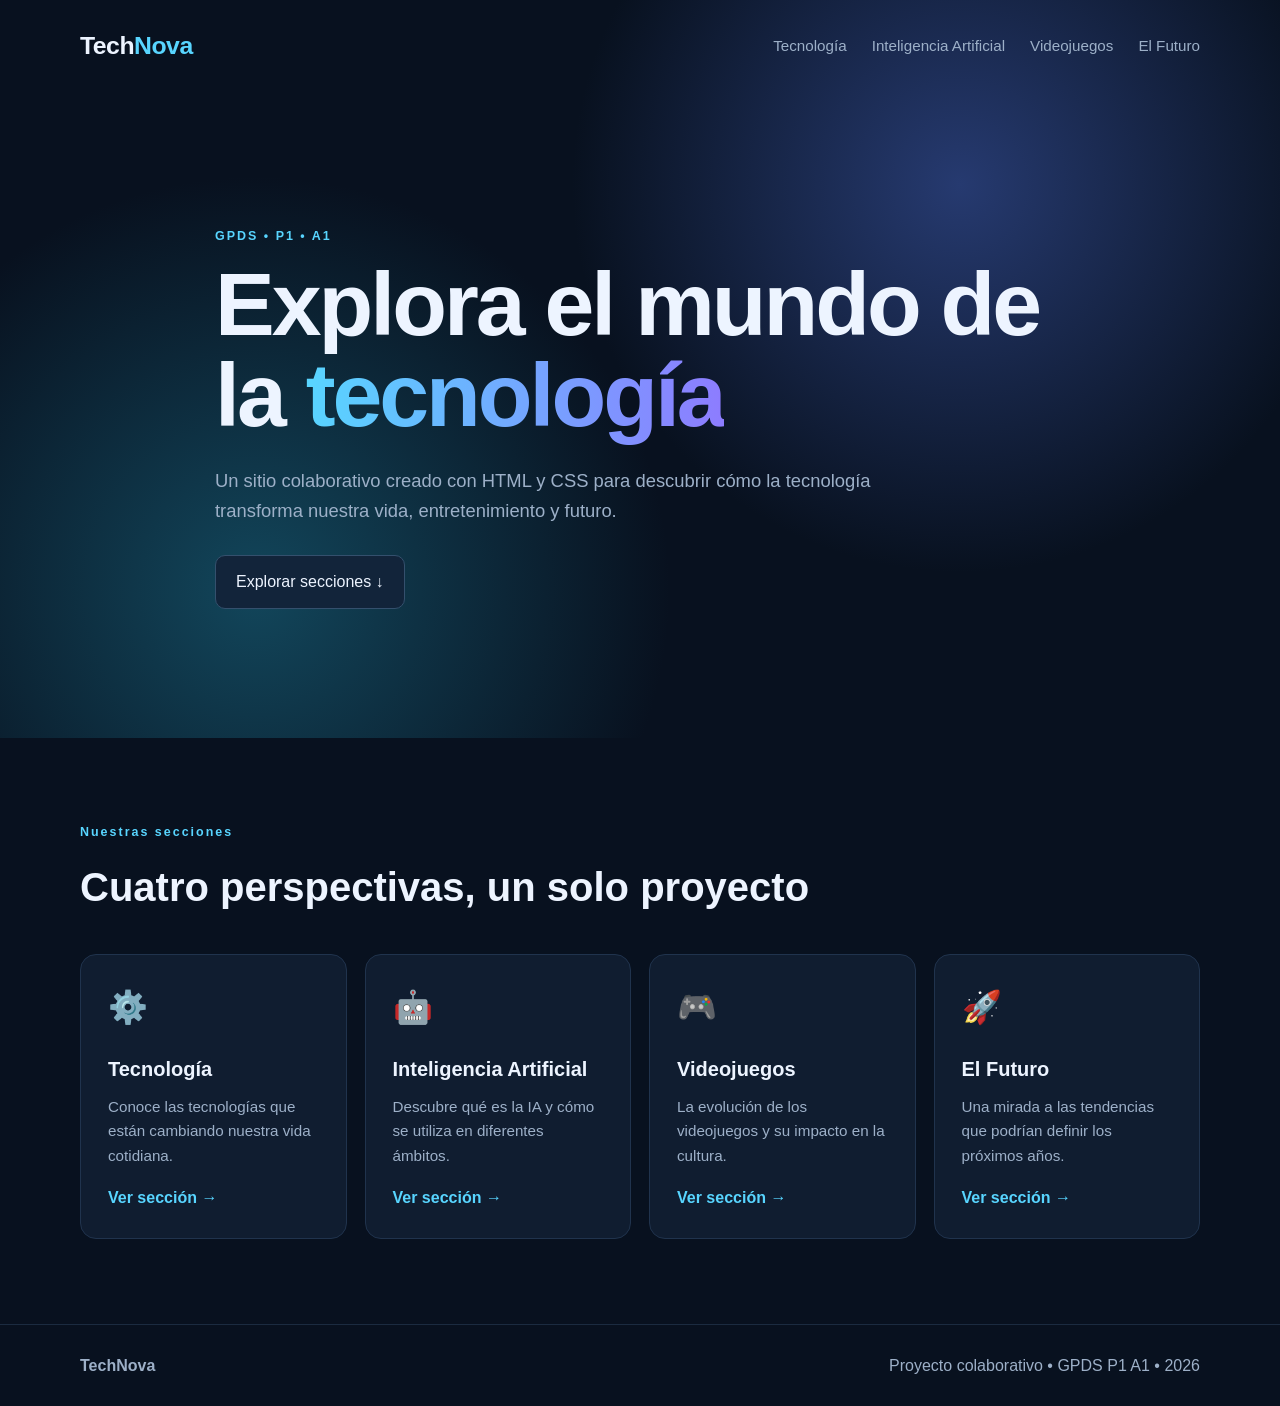
<file: index.html>
<!DOCTYPE html>
<html lang="es">
<head>
  <meta charset="UTF-8">
  <meta name="viewport" content="width=device-width, initial-scale=1.0">
  <title>TechNova | Tecnología e Innovación</title>
  <link rel="stylesheet" href="css/styles.css">
</head>
<body>
  <header class="hero">
    <nav class="navbar container">
      <a class="logo" href="index.html">Tech<span>Nova</span></a>
      <div class="nav-links">
        <a href="tecnologia.html">Tecnología</a>
        <a href="ia.html">Inteligencia Artificial</a>
        <a href="videojuegos.html">Videojuegos</a>
        <a href="futuro.html">El Futuro</a>
      </div>
    </nav>

    <div class="hero-content container">
      <p class="eyebrow">GPDS • P1 • A1</p>
      <h1>Explora el mundo de la <span>tecnología</span></h1>
      <p>Un sitio colaborativo creado con HTML y CSS para descubrir cómo la tecnología transforma nuestra vida, entretenimiento y futuro.</p>
      <a class="btn" href="#secciones">Explorar secciones ↓</a>
    </div>
  </header>

  <main id="secciones" class="container section">
    <div class="section-heading">
      <p class="eyebrow">Nuestras secciones</p>
      <h2>Cuatro perspectivas, un solo proyecto</h2>
    </div>

    <div class="cards">
      <a class="card" href="tecnologia.html">
        <div class="icon">⚙️</div>
        <h3>Tecnología</h3>
        <p>Conoce las tecnologías que están cambiando nuestra vida cotidiana.</p>
        <span>Ver sección →</span>
      </a>
      <a class="card" href="ia.html">
        <div class="icon">🤖</div>
        <h3>Inteligencia Artificial</h3>
        <p>Descubre qué es la IA y cómo se utiliza en diferentes ámbitos.</p>
        <span>Ver sección →</span>
      </a>
      <a class="card" href="videojuegos.html">
        <div class="icon">🎮</div>
        <h3>Videojuegos</h3>
        <p>La evolución de los videojuegos y su impacto en la cultura.</p>
        <span>Ver sección →</span>
      </a>
      <a class="card" href="futuro.html">
        <div class="icon">🚀</div>
        <h3>El Futuro</h3>
        <p>Una mirada a las tendencias que podrían definir los próximos años.</p>
        <span>Ver sección →</span>
      </a>
    </div>
  </main>

  <footer>
    <div class="container footer-content">
      <strong>TechNova</strong>
      <span>Proyecto colaborativo • GPDS P1 A1 • 2026</span>
    </div>
  </footer>
</body>
</html>
</file>
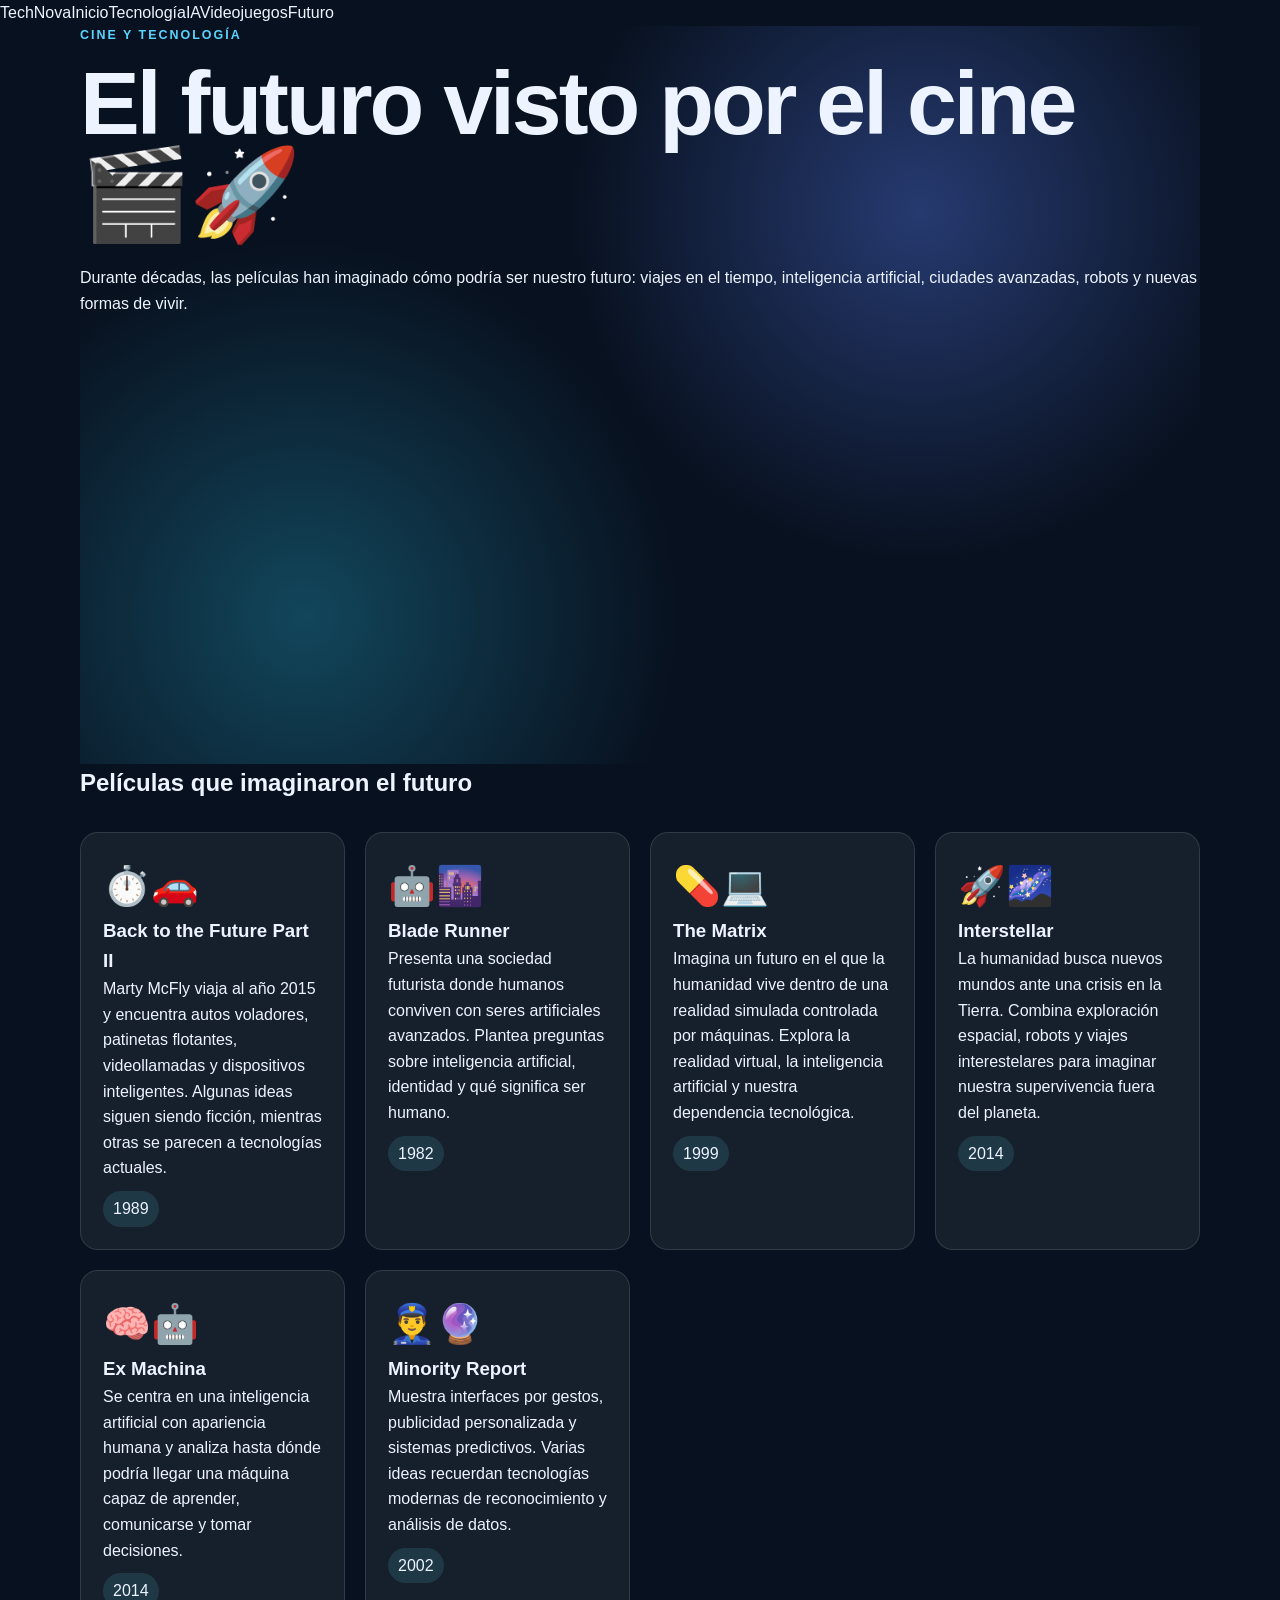
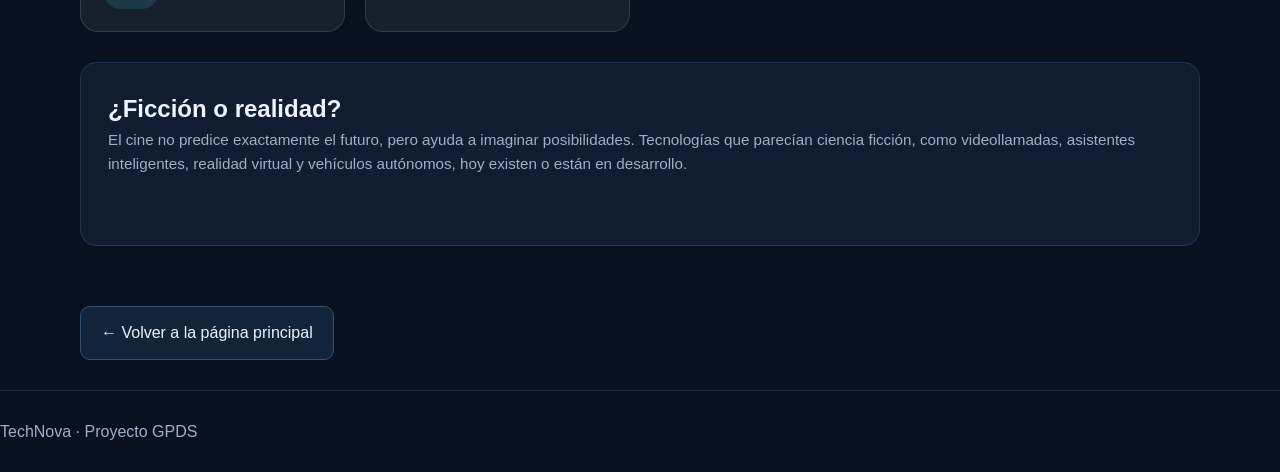
<file: futuro.html>
<!DOCTYPE html>
<html lang="es">
<head>
<meta charset="UTF-8"><meta name="viewport" content="width=device-width, initial-scale=1.0">
<title>Películas del Futuro | TechNova</title>
<link rel="stylesheet" href="css/styles.css">
<style>
.movie-grid{display:grid;grid-template-columns:repeat(auto-fit,minmax(230px,1fr));gap:20px;margin:30px 0}
.movie-card{background:rgba(255,255,255,.06);border:1px solid rgba(255,255,255,.12);border-radius:18px;padding:22px;transition:.25s}
.movie-card:hover{transform:translateY(-5px);border-color:#67e8f9}.movie-icon{font-size:2.4rem}
.year{display:inline-block;margin-top:10px;padding:5px 10px;border-radius:20px;background:rgba(103,232,249,.12)}
</style>
</head>
<body>
<header><nav><a href="index.html">TechNova</a><a href="index.html">Inicio</a><a href="tecnologia.html">Tecnología</a><a href="ia.html">IA</a><a href="videojuegos.html">Videojuegos</a><a href="futuro.html">Futuro</a></nav></header>
<main class="container">
<section class="hero"><p class="eyebrow">CINE Y TECNOLOGÍA</p><h1>El futuro visto por el cine 🎬🚀</h1>
<p>Durante décadas, las películas han imaginado cómo podría ser nuestro futuro: viajes en el tiempo, inteligencia artificial, ciudades avanzadas, robots y nuevas formas de vivir.</p></section>
<section><h2>Películas que imaginaron el futuro</h2><div class="movie-grid">
<article class="movie-card"><div class="movie-icon">⏱️🚗</div><h3>Back to the Future Part II</h3><p>Marty McFly viaja al año 2015 y encuentra autos voladores, patinetas flotantes, videollamadas y dispositivos inteligentes. Algunas ideas siguen siendo ficción, mientras otras se parecen a tecnologías actuales.</p><span class="year">1989</span></article>
<article class="movie-card"><div class="movie-icon">🤖🌆</div><h3>Blade Runner</h3><p>Presenta una sociedad futurista donde humanos conviven con seres artificiales avanzados. Plantea preguntas sobre inteligencia artificial, identidad y qué significa ser humano.</p><span class="year">1982</span></article>
<article class="movie-card"><div class="movie-icon">💊💻</div><h3>The Matrix</h3><p>Imagina un futuro en el que la humanidad vive dentro de una realidad simulada controlada por máquinas. Explora la realidad virtual, la inteligencia artificial y nuestra dependencia tecnológica.</p><span class="year">1999</span></article>
<article class="movie-card"><div class="movie-icon">🚀🌌</div><h3>Interstellar</h3><p>La humanidad busca nuevos mundos ante una crisis en la Tierra. Combina exploración espacial, robots y viajes interestelares para imaginar nuestra supervivencia fuera del planeta.</p><span class="year">2014</span></article>
<article class="movie-card"><div class="movie-icon">🧠🤖</div><h3>Ex Machina</h3><p>Se centra en una inteligencia artificial con apariencia humana y analiza hasta dónde podría llegar una máquina capaz de aprender, comunicarse y tomar decisiones.</p><span class="year">2014</span></article>
<article class="movie-card"><div class="movie-icon">👮‍♂️🔮</div><h3>Minority Report</h3><p>Muestra interfaces por gestos, publicidad personalizada y sistemas predictivos. Varias ideas recuerdan tecnologías modernas de reconocimiento y análisis de datos.</p><span class="year">2002</span></article>
</div></section>
<section class="card"><h2>¿Ficción o realidad?</h2><p>El cine no predice exactamente el futuro, pero ayuda a imaginar posibilidades. Tecnologías que parecían ciencia ficción, como videollamadas, asistentes inteligentes, realidad virtual y vehículos autónomos, hoy existen o están en desarrollo.</p></section>
<section style="margin:30px 0"><a class="btn" href="index.html">← Volver a la página principal</a></section>
</main><footer><p>TechNova · Proyecto GPDS</p></footer></body></html>
</file>
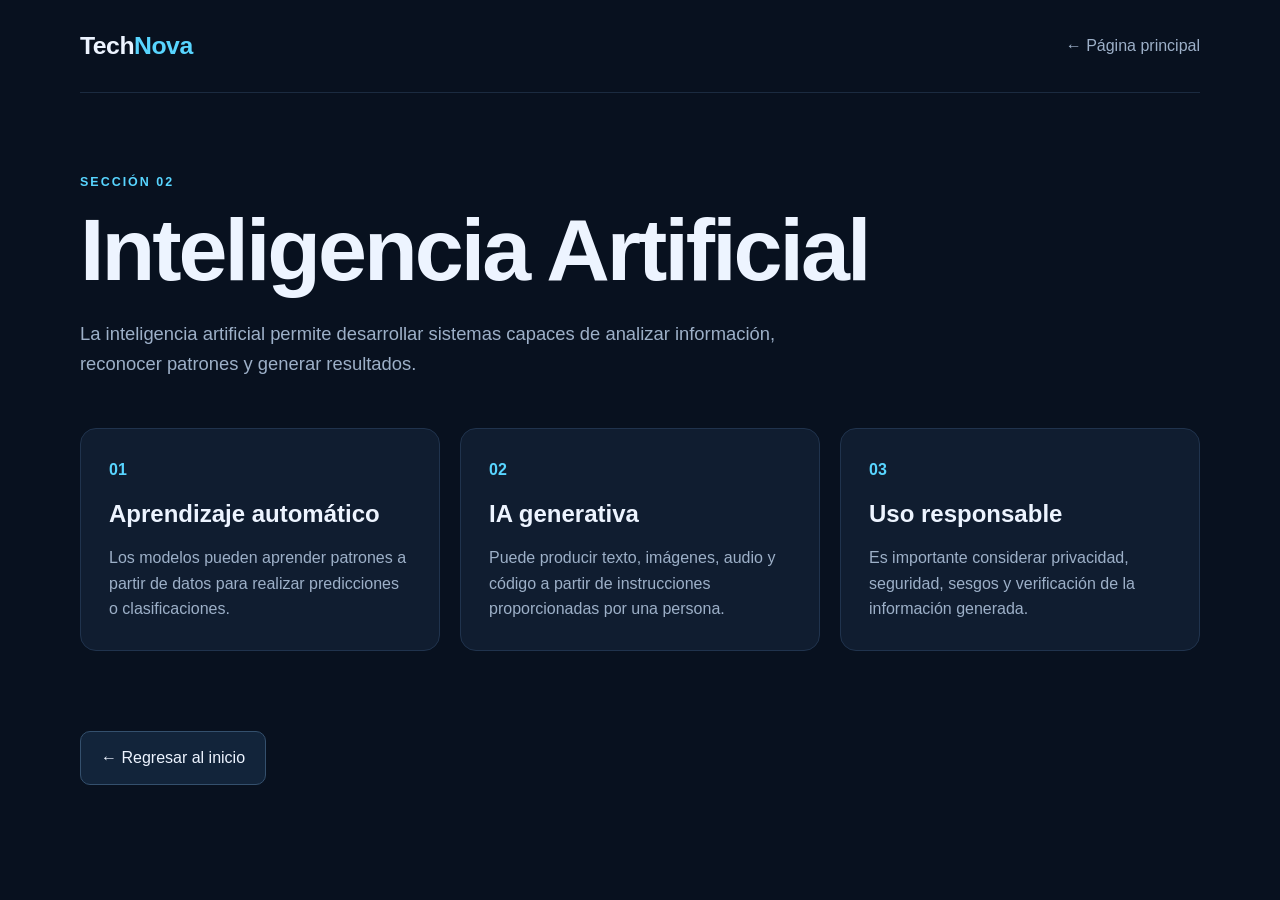
<file: ia.html>
<!DOCTYPE html>
<html lang="es">
<head>
  <meta charset="UTF-8">
  <meta name="viewport" content="width=device-width, initial-scale=1.0">
  <title>Inteligencia Artificial | TechNova</title>
  <link rel="stylesheet" href="css/styles.css">
</head>
<body>
  <nav class="navbar container nav-page">
    <a class="logo" href="index.html">Tech<span>Nova</span></a>
    <a class="back" href="index.html">← Página principal</a>
  </nav>
  <main class="container page">
    <p class="eyebrow">SECCIÓN 02</p>
    <h1>Inteligencia Artificial</h1>
    <p class="lead">La inteligencia artificial permite desarrollar sistemas capaces de analizar información, reconocer patrones y generar resultados.</p>
    <div class="feature-grid">
      <article class="feature"><span>01</span><h2>Aprendizaje automático</h2><p>Los modelos pueden aprender patrones a partir de datos para realizar predicciones o clasificaciones.</p></article>
      <article class="feature"><span>02</span><h2>IA generativa</h2><p>Puede producir texto, imágenes, audio y código a partir de instrucciones proporcionadas por una persona.</p></article>
      <article class="feature"><span>03</span><h2>Uso responsable</h2><p>Es importante considerar privacidad, seguridad, sesgos y verificación de la información generada.</p></article>
    </div>
    <a class="btn" href="index.html">← Regresar al inicio</a>
  </main>
</body>
</html>
</file>
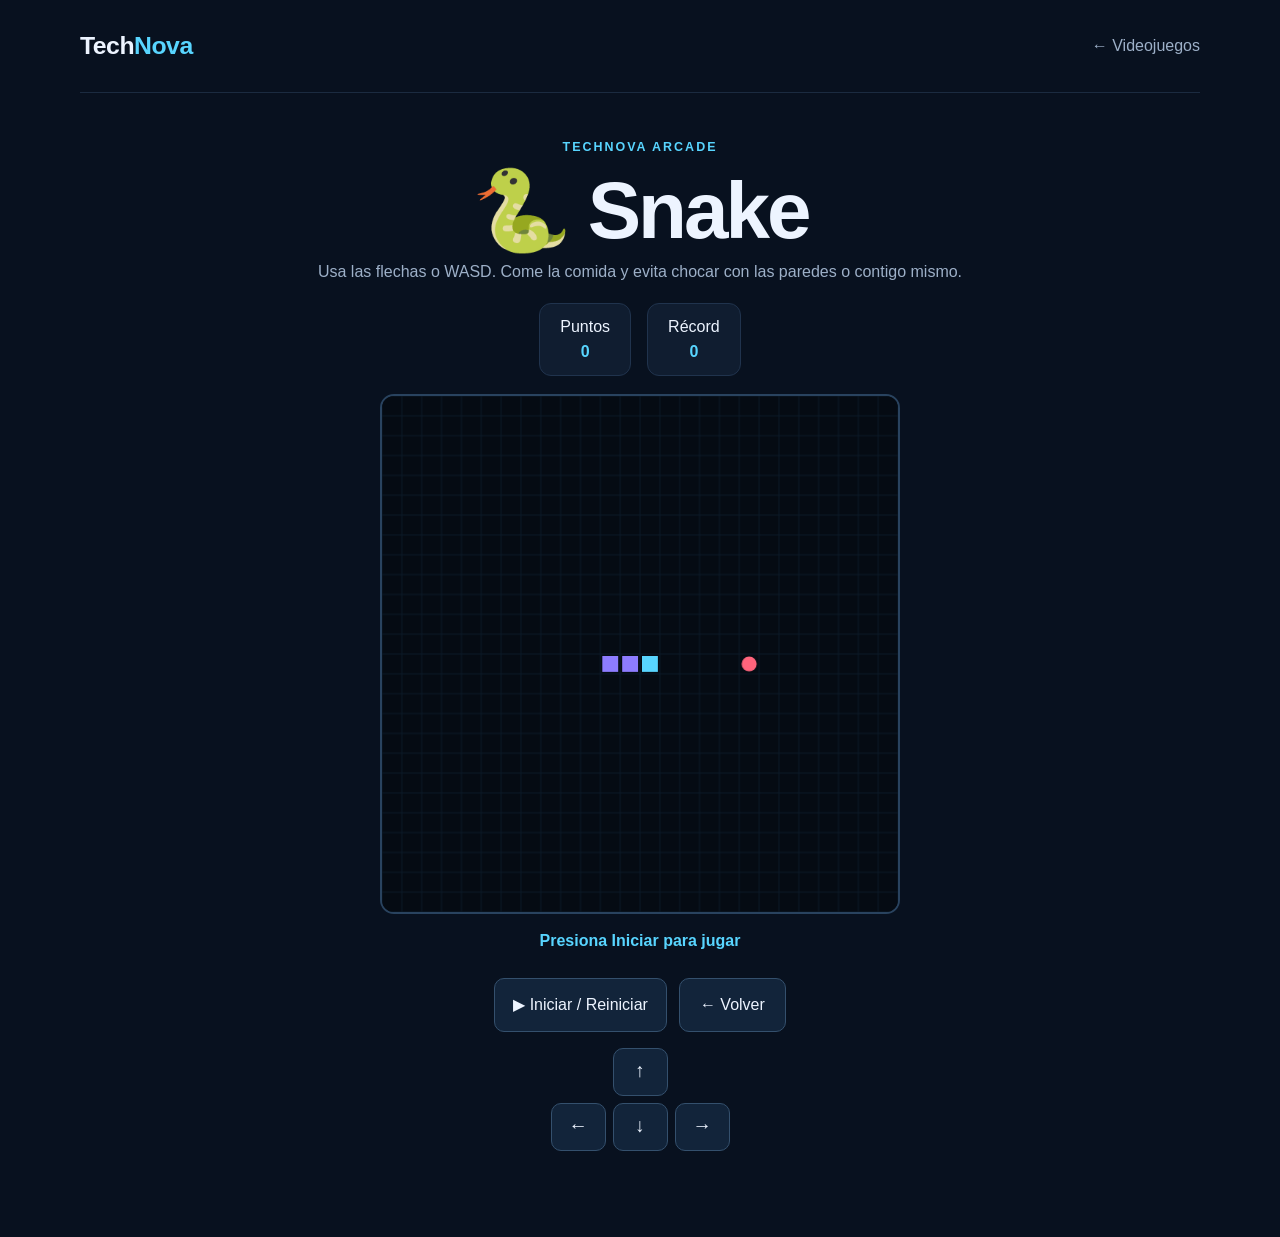
<file: snake.html>
<!DOCTYPE html>
<html lang="es">
<head>
<meta charset="UTF-8"><meta name="viewport" content="width=device-width,initial-scale=1.0">
<title>Snake | TechNova</title><link rel="stylesheet" href="css/styles.css">
<style>
.snake{padding:45px 0 70px;text-align:center}.snake h1{font-size:clamp(2.8rem,7vw,5rem);margin-bottom:8px}
.info{color:var(--muted);margin-bottom:18px}.hud{display:flex;justify-content:center;gap:16px;margin:18px 0}
.stat{background:var(--panel);border:1px solid #20334d;border-radius:12px;padding:10px 20px}.stat strong{color:var(--accent)}
canvas{display:block;width:min(92vw,520px);height:auto;margin:auto;background:#050b13;border:2px solid #29435f;border-radius:14px}
.controls{display:flex;justify-content:center;gap:12px;flex-wrap:wrap;margin-top:20px}.controls button,.pad button{border:1px solid #34506d;background:#12243a;color:var(--text);border-radius:10px;padding:12px 18px;cursor:pointer;font:inherit}
#msg{min-height:30px;margin-top:14px;color:var(--accent);font-weight:700}.pad{display:grid;grid-template-columns:repeat(3,55px);justify-content:center;gap:7px;margin:16px auto}.pad button{width:55px;height:48px;padding:0;font-size:1.2rem}.up{grid-column:2}.left{grid-column:1;grid-row:2}.down{grid-column:2;grid-row:2}.right{grid-column:3;grid-row:2}
</style></head>
<body>
<nav class="navbar container nav-page"><a class="logo" href="index.html">Tech<span>Nova</span></a><a class="back" href="videojuegos.html">← Videojuegos</a></nav>
<main class="container snake"><p class="eyebrow">TECHNOVA ARCADE</p><h1>🐍 Snake</h1>
<p class="info">Usa las flechas o WASD. Come la comida y evita chocar con las paredes o contigo mismo.</p>
<div class="hud"><div class="stat">Puntos<br><strong id="score">0</strong></div><div class="stat">Récord<br><strong id="best">0</strong></div></div>
<canvas id="game" width="520" height="520"></canvas><div id="msg">Presiona Iniciar para jugar</div>
<div class="controls"><button id="start" type="button">▶ Iniciar / Reiniciar</button><a class="btn" style="margin-top:0" href="videojuegos.html">← Volver</a></div>
<div class="pad"><button class="up" data-d="u">↑</button><button class="left" data-d="l">←</button><button class="down" data-d="d">↓</button><button class="right" data-d="r">→</button></div>
</main>
<script>
const c=document.getElementById("game"),x=c.getContext("2d"),S=document.getElementById("score"),B=document.getElementById("best"),M=document.getElementById("msg");
const g=20,n=c.width/g;let s,f,dx,dy,nx,ny,score=0,best=0,timer,running=false;
function food(){let p;do{p={x:Math.floor(Math.random()*n),y:Math.floor(Math.random()*n)}}while(s.some(q=>q.x===p.x&&q.y===p.y));return p}
function draw(){x.fillStyle="#050b13";x.fillRect(0,0,c.width,c.height);x.strokeStyle="#0d1a28";for(let i=0;i<=c.width;i+=g){x.beginPath();x.moveTo(i,0);x.lineTo(i,c.height);x.stroke();x.beginPath();x.moveTo(0,i);x.lineTo(c.width,i);x.stroke()}x.fillStyle="#ff647c";x.beginPath();x.arc(f.x*g+g/2,f.y*g+g/2,g*.38,0,Math.PI*2);x.fill();s.forEach((p,i)=>{x.fillStyle=i?"#8d7cff":"#58d5ff";x.fillRect(p.x*g+2,p.y*g+2,g-4,g-4)})}
function start(){clearInterval(timer);s=[{x:13,y:13},{x:12,y:13},{x:11,y:13}];dx=nx=1;dy=ny=0;score=0;S.textContent=0;f=food();running=true;M.textContent="¡Jugando!";draw();timer=setInterval(tick,105)}
function tick(){dx=nx;dy=ny;let h={x:s[0].x+dx,y:s[0].y+dy};if(h.x<0||h.x>=n||h.y<0||h.y>=n||s.some(p=>p.x===h.x&&p.y===h.y)){clearInterval(timer);running=false;M.textContent="💥 Game Over — pulsa Iniciar / Reiniciar";return}s.unshift(h);if(h.x===f.x&&h.y===f.y){score++;S.textContent=score;if(score>best){best=score;B.textContent=best}f=food()}else s.pop();draw()}
function dir(d){if(!running)return;if(d==="u"&&dy!==1){nx=0;ny=-1}if(d==="d"&&dy!==-1){nx=0;ny=1}if(d==="l"&&dx!==1){nx=-1;ny=0}if(d==="r"&&dx!==-1){nx=1;ny=0}}
document.getElementById("start").addEventListener("click",start);document.querySelectorAll("[data-d]").forEach(b=>b.addEventListener("click",()=>dir(b.dataset.d)));
document.addEventListener("keydown",e=>{let k=e.key.toLowerCase(),m={arrowup:"u",w:"u",arrowdown:"d",s:"d",arrowleft:"l",a:"l",arrowright:"r",d:"r"};if(m[k]){e.preventDefault();dir(m[k])}});
s=[{x:13,y:13},{x:12,y:13},{x:11,y:13}];f={x:18,y:13};draw();
</script></body></html>
</file>
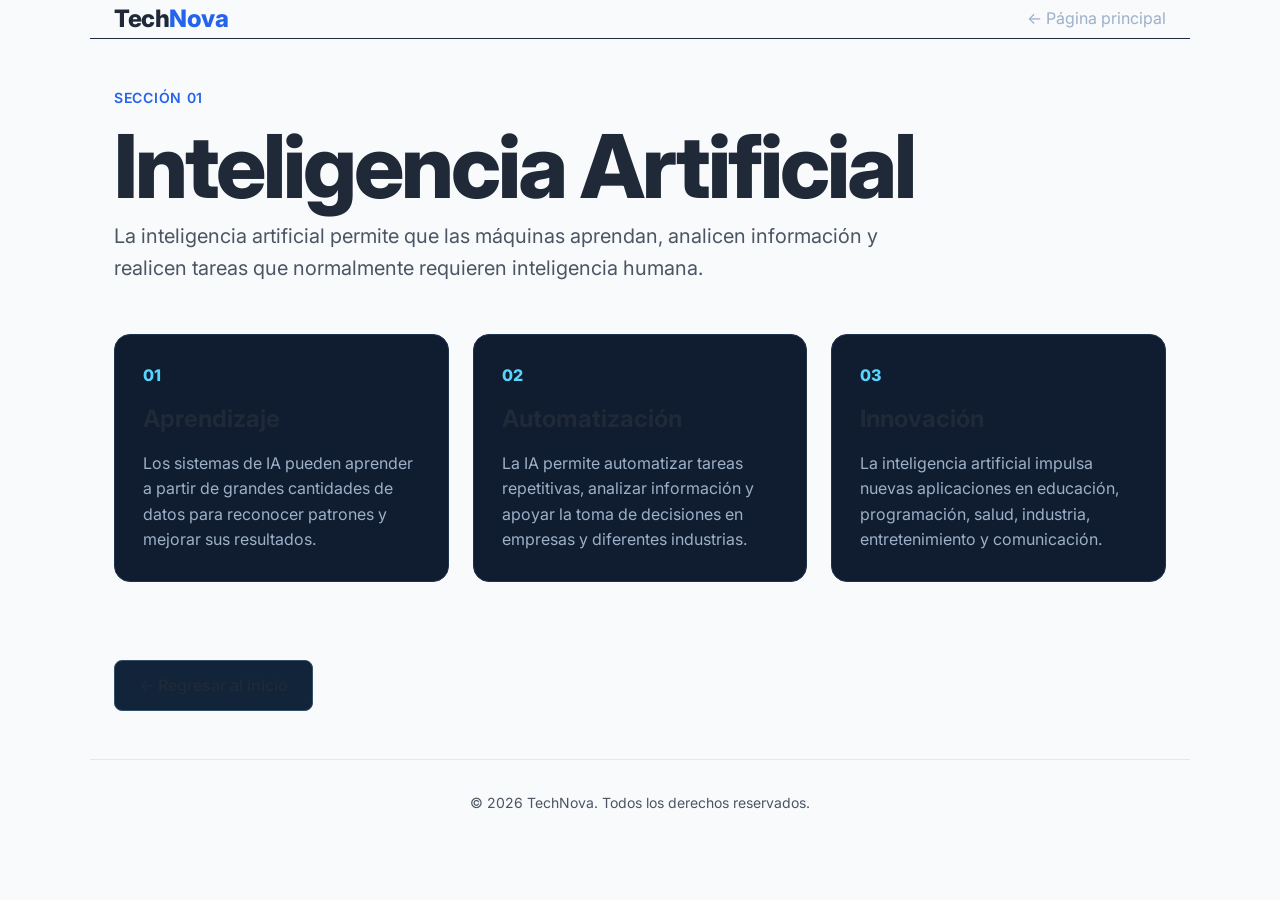
<file: tecnologia.html>
<!DOCTYPE html>
<html lang="es">
<head>
  <meta charset="UTF-8">
  <meta name="viewport" content="width=device-width, initial-scale=1.0">
  <title>Inteligencia Artificial | TechNova</title>
  <link rel="stylesheet" href="css/styles.css">
  
  <!-- Preconectar/Precargar tipografías (Opcional para mejorar rendimiento si usas Google Fonts) -->
  <link rel="preconnect" href="https://fonts.googleapis.com">
  <link rel="preconnect" href="https://fonts.gstatic.com" crossorigin>
  <link href="https://fonts.googleapis.com/css2?family=Inter:wght@400;600;800&display=swap" rel="stylesheet">
</head>
<body>
  <nav class="navbar container nav-page">
    <a class="logo" href="index.html">Tech<span>Nova</span></a>
    <a class="back" href="index.html">← Página principal</a>
  </nav>

  <main class="container page">
    <p class="eyebrow">SECCIÓN 01</p>

    <h1>Inteligencia Artificial</h1>

    <p class="lead">
      La inteligencia artificial permite que las máquinas aprendan, analicen información
      y realicen tareas que normalmente requieren inteligencia humana.
    </p>

    <div class="feature-grid">

      <article class="feature">
        <span>01</span>
        <h2>Aprendizaje</h2>
        <p>
          Los sistemas de IA pueden aprender a partir de grandes cantidades de datos
          para reconocer patrones y mejorar sus resultados.
        </p>
      </article>

      <article class="feature">
        <span>02</span>
        <h2>Automatización</h2>
        <p>
          La IA permite automatizar tareas repetitivas, analizar información y apoyar
          la toma de decisiones en empresas y diferentes industrias.
        </p>
      </article>

      <article class="feature">
        <span>03</span>
        <h2>Innovación</h2>
        <p>
          La inteligencia artificial impulsa nuevas aplicaciones en educación,
          programación, salud, industria, entretenimiento y comunicación.
        </p>
      </article>

    </div>

    <a class="btn" href="index.html">← Regresar al inicio</a>
  </main>

  <!-- Pie de página genérico para dar mejor cierre estructural -->
  <footer class="footer container">
    <p>&copy; 2026 TechNova. Todos los derechos reservados.</p>
  </footer>

</body>
</html>

<style> 
/* Variables y Configuración Global */
:root {
  --primary: #2563eb;
  --primary-hover: #1d4ed8;
  --text-main: #1f2937;
  --text-muted: #4b5563;
  --bg-color: #f8fafc;
  --card-bg: #ffffff;
  --border-color: #e2e8f0;
  --radius: 12px;
  --font-family: 'Inter', system-ui, -apple-system, sans-serif;
}

* {
  box-sizing: border-box;
  margin: 0;
  padding: 0;
}

body {
  font-family: var(--font-family);
  background-color: var(--bg-color);
  color: var(--text-main);
  line-height: 1.6;
}

.container {
  max-width: 1100px;
  margin: 0 auto;
  padding: 0 1.5rem;
}

/* Header & Navegación */
.header {
  background-color: var(--card-bg);
  border-bottom: 1px solid var(--border-color);
  padding: 1rem 0;
}

.navbar {
  display: flex;
  justify-content: space-between;
  align-items: center;
}

.logo {
  font-size: 1.5rem;
  font-weight: 800;
  color: var(--text-main);
  text-decoration: none;
}

.logo span {
  color: var(--primary);
}

.back-link {
  color: var(--text-muted);
  text-decoration: none;
  font-weight: 500;
  transition: color 0.2s;
}

.back-link:hover {
  color: var(--primary);
}

/* Sección Principal */
.page {
  padding: 3rem 1.5rem;
}

.page-header {
  margin-bottom: 2.5rem;
}

.eyebrow {
  color: var(--primary);
  font-weight: 600;
  font-size: 0.875rem;
  letter-spacing: 0.05em;
  text-transform: uppercase;
}

h1 {
  font-size: 2.5rem;
  font-weight: 800;
  margin: 0.5rem 0;
}

.lead {
  font-size: 1.25rem;
  color: var(--text-muted);
  max-width: 60ch;
}

/* Feature Grid */
.feature-grid {
  display: grid;
  grid-template-columns: repeat(auto-fit, minmax(280px, 1fr));
  gap: 1.5rem;
  margin-bottom: 3rem;
}

.feature-card {
  background-color: var(--card-bg);
  border: 1px solid var(--border-color);
  border-radius: var(--radius);
  padding: 2rem;
  position: relative;
  transition: transform 0.2s, box-shadow 0.2s;
}

.feature-card:hover {
  transform: translateY(-4px);
  box-shadow: 0 10px 15px -3px rgba(0, 0, 0, 0.05);
}

.card-number {
  font-size: 1.25rem;
  font-weight: 800;
  color: var(--primary);
  background-color: rgba(37, 99, 235, 0.1);
  padding: 0.25rem 0.75rem;
  border-radius: 6px;
  display: inline-block;
  margin-bottom: 1rem;
}

.feature-card h2 {
  font-size: 1.25rem;
  margin-bottom: 0.5rem;
}

.feature-card p {
  color: var(--text-muted);
  font-size: 0.95rem;
}

/* Botones y Acciones */
.actions {
  margin-top: 2rem;
}

.btn {
  display: inline-flex;
  align-items: center;
  gap: 0.5rem;
  padding: 0.75rem 1.5rem;
  border-radius: 8px;
  text-decoration: none;
  font-weight: 600;
  transition: background-color 0.2s;
}

.btn-secondary {
  background-color: #e2e8f0;
  color: var(--text-main);
}

.btn-secondary:hover {
  background-color: #cbd5e1;
}

/* Footer */
.footer {
  border-top: 1px solid var(--border-color);
  padding: 2rem 1.5rem;
  text-align: center;
  color: var(--text-muted);
  font-size: 0.875rem;
}
</style>
</file>
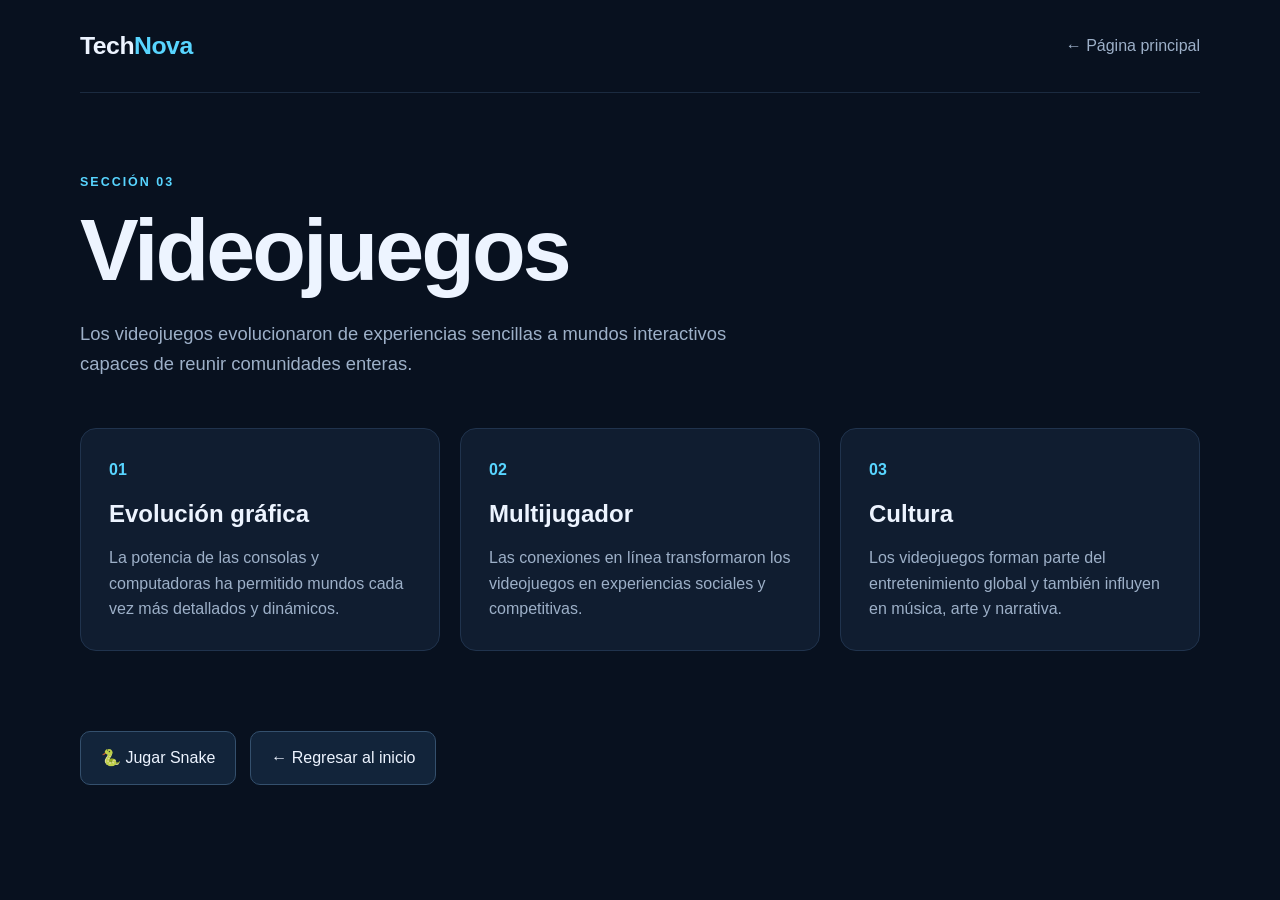
<file: videojuegos.html>
<!DOCTYPE html>
<html lang="es">
<head>
  <meta charset="UTF-8">
  <meta name="viewport" content="width=device-width, initial-scale=1.0">
  <title>Videojuegos | TechNova</title>
  <link rel="stylesheet" href="css/styles.css">
</head>
<body>
  <nav class="navbar container nav-page">
    <a class="logo" href="index.html">Tech<span>Nova</span></a>
    <a class="back" href="index.html">← Página principal</a>
  </nav>
  <main class="container page">
    <p class="eyebrow">SECCIÓN 03</p>
    <h1>Videojuegos</h1>
    <p class="lead">Los videojuegos evolucionaron de experiencias sencillas a mundos interactivos capaces de reunir comunidades enteras.</p>
    <div class="feature-grid">
      <article class="feature"><span>01</span><h2>Evolución gráfica</h2><p>La potencia de las consolas y computadoras ha permitido mundos cada vez más detallados y dinámicos.</p></article>
      <article class="feature"><span>02</span><h2>Multijugador</h2><p>Las conexiones en línea transformaron los videojuegos en experiencias sociales y competitivas.</p></article>
      <article class="feature"><span>03</span><h2>Cultura</h2><p>Los videojuegos forman parte del entretenimiento global y también influyen en música, arte y narrativa.</p></article>
    </div>
    <div style="display:flex;gap:14px;flex-wrap:wrap">
      <a class="btn" href="snake.html">🐍 Jugar Snake</a>
      <a class="btn" href="index.html">← Regresar al inicio</a>
    </div>
  </main>
</body>
</html>
</file>
<file: css/styles.css>
*{box-sizing:border-box;margin:0;padding:0}
:root{--bg:#08111f;--panel:#101d30;--text:#edf4ff;--muted:#9db0c8;--accent:#58d5ff;--accent2:#8d7cff}
html{scroll-behavior:smooth}
body{font-family:Inter,Segoe UI,Arial,sans-serif;background:var(--bg);color:var(--text);line-height:1.6}
a{text-decoration:none;color:inherit}.container{width:min(1120px,92%);margin:auto}
.hero{min-height:82vh;background:radial-gradient(circle at 75% 25%,#263a70 0,transparent 35%),radial-gradient(circle at 20% 80%,#12465b 0,transparent 35%),var(--bg)}
.navbar{display:flex;justify-content:space-between;align-items:center;padding:26px 0}.logo{font-size:1.55rem;font-weight:800;letter-spacing:-.5px}.logo span{color:var(--accent)}
.nav-links{display:flex;gap:25px;color:var(--muted);font-size:.95rem}.nav-links a:hover,.back:hover{color:var(--accent)}
.hero-content{padding-top:15vh;max-width:850px}.eyebrow{color:var(--accent);font-size:.78rem;font-weight:800;letter-spacing:2px;margin-bottom:12px}
h1{font-size:clamp(3rem,7vw,6.2rem);line-height:1.02;letter-spacing:-3px;margin-bottom:25px}.hero h1 span{background:linear-gradient(90deg,var(--accent),var(--accent2));-webkit-background-clip:text;color:transparent}
.hero-content>p:not(.eyebrow),.lead{color:var(--muted);font-size:1.15rem;max-width:700px}
.btn{display:inline-block;margin-top:30px;padding:13px 20px;border:1px solid #34506d;border-radius:10px;background:#12243a;transition:.2s}.btn:hover{transform:translateY(-2px);border-color:var(--accent)}
.section{padding:85px 0}.section-heading{margin-bottom:35px}.section-heading h2{font-size:2.5rem}
.cards{display:grid;grid-template-columns:repeat(4,1fr);gap:18px}.card{background:var(--panel);border:1px solid #20334d;border-radius:16px;padding:27px;transition:.25s}.card:hover{transform:translateY(-6px);border-color:#416c8e}.icon{font-size:2rem;margin-bottom:20px}.card h3{font-size:1.25rem;margin-bottom:10px}.card p{color:var(--muted);font-size:.95rem;min-height:90px}.card span{color:var(--accent);font-weight:700}
footer{border-top:1px solid #1b2b40;padding:28px 0;color:var(--muted)}.footer-content{display:flex;justify-content:space-between}
.nav-page{border-bottom:1px solid #1b2b40}.back{color:var(--muted)}.page{padding:80px 0}.page h1{font-size:clamp(3rem,7vw,5.5rem)}
.feature-grid{display:grid;grid-template-columns:repeat(3,1fr);gap:20px;margin:50px 0}.feature{background:var(--panel);border:1px solid #20334d;border-radius:16px;padding:28px}.feature span{color:var(--accent);font-weight:800}.feature h2{margin:12px 0}.feature p{color:var(--muted)}
@media(max-width:850px){.nav-links{display:none}.cards,.feature-grid{grid-template-columns:1fr 1fr}h1{letter-spacing:-2px}}
@media(max-width:560px){.cards,.feature-grid{grid-template-columns:1fr}.footer-content{flex-direction:column;gap:8px}.hero-content{padding-top:10vh}}
</file>
